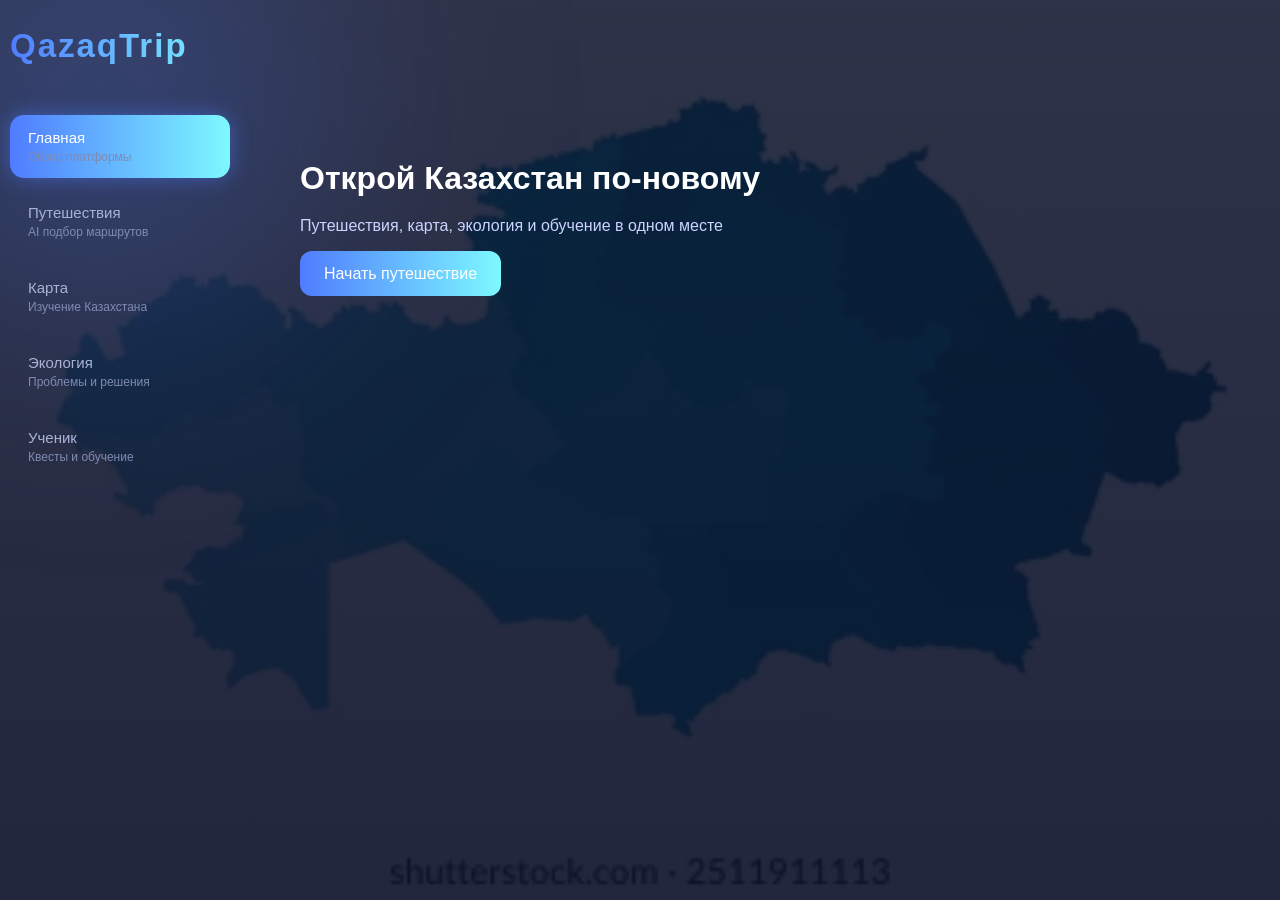
<file: qazaqtpip/index.html>
<!DOCTYPE html>
<html lang="ru">
<head>
  <meta charset="UTF-8">
  <title>QazaqTrip</title>
  <link rel="stylesheet" href="/qazaqtpip/css/main.css">
</head>
<body class="app">

<div class="sidebar">
  <h2>QazaqTrip</h2>

  <a href="/qazaqtpip/index.html" class="active">
    Главная
    <span>Обзор платформы</span>
  </a>

  <a href="/qazaqtpip/travel.html">
    Путешествия
    <span>AI подбор маршрутов</span>
  </a>

  <a href="/qazaqtpip/map.html">
    Карта
    <span>Изучение Казахстана</span>
  </a>

  <a href="/qazaqtpip/eco.html">
    Экология
    <span>Проблемы и решения</span>
  </a>

  <a href="/qazaqtpip/student.html">
    Ученик
    <span>Квесты и обучение</span>
  </a>

</div>

<div class="main-content">

  <div class="hero">
    <h1>Открой Казахстан по-новому</h1>
    <p>Путешествия, карта, экология и обучение в одном месте</p>

    <a href="/qazaqtpip/travel.html" class="btn">Начать путешествие</a>
  </div>

</div>

</body>
</html>
</file>
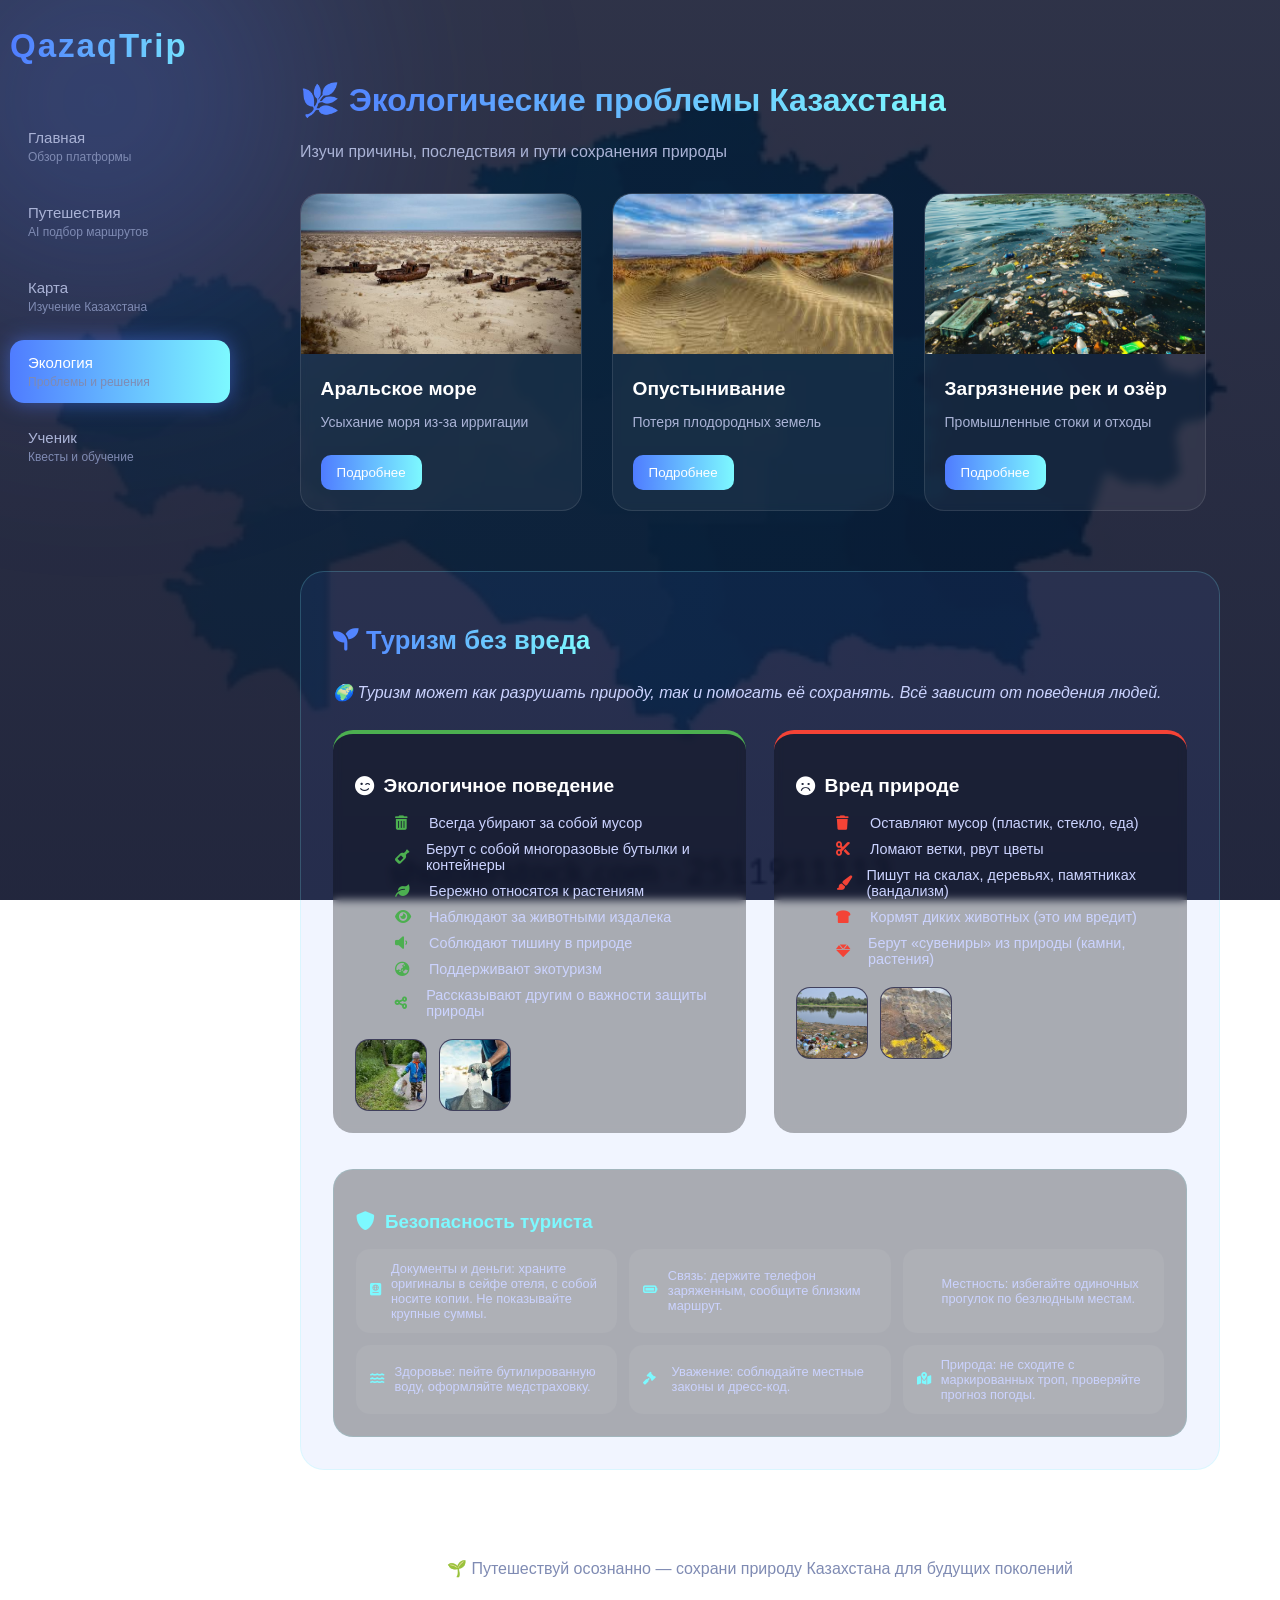
<file: qazaqtpip/eco.html>
<!DOCTYPE html>
<html lang="ru">
<head>
    <meta charset="UTF-8">
    <meta name="viewport" content="width=device-width, initial-scale=1.0">
    <title>Экология | QazaqTrip</title>
    <link rel="stylesheet" href="/qazaqtpip/css/main.css">
    <link href="https://fonts.googleapis.com/css2?family=Inter:opsz,wght@14..32,300;14..32,400;14..32,500;14..32,600;14..32,700&display=swap" rel="stylesheet">
    <link rel="stylesheet" href="https://cdnjs.cloudflare.com/ajax/libs/font-awesome/6.0.0-beta3/css/all.min.css">
    <style>
        /* Дополнительные стили для eco.html */
        .eco-container {
            padding: 0;
            max-width: 1200px;
            margin: 0 auto;
        }

        .page-title {
            font-size: 2rem;
            margin-bottom: 8px;
            background: linear-gradient(90deg, #4f7cff, #7df9ff);
            -webkit-background-clip: text;
            background-clip: text;
            -webkit-text-fill-color: transparent;
            display: inline-block;
        }

        .hint {
            color: #aab3d6;
            margin-bottom: 32px;
            font-size: 1rem;
        }

        /* Карточки экологических проблем */
        .cards {
            display: flex;
            gap: 30px;
            flex-wrap: wrap;
            margin-bottom: 60px;
        }

        .card {
            width: 280px;
            background: rgba(255,255,255,0.05);
            border-radius: 20px;
            overflow: hidden;
            backdrop-filter: blur(4px);
            transition: 0.3s;
            border: 1px solid rgba(255,255,255,0.1);
        }

        .card:hover {
            transform: translateY(-6px);
            background: rgba(255,255,255,0.08);
            border-color: rgba(79,124,255,0.4);
        }

        .card img {
            width: 100%;
            height: 160px;
            object-fit: cover;
        }

        .card-content {
            padding: 20px;
        }

        .card-content h3 {
            margin: 0 0 10px;
            color: white;
            font-size: 1.2rem;
        }

        .card-content p {
            font-size: 14px;
            color: #aab3d6;
            margin-bottom: 15px;
        }

        .card-content button {
            padding: 10px 16px;
            border-radius: 40px;
            border: none;
            cursor: pointer;
            background: linear-gradient(90deg, #4f7cff, #7df9ff);
            color: white;
            font-weight: 500;
            transition: 0.2s;
        }

        .card-content button:hover {
            transform: scale(1.02);
            opacity: 0.95;
        }

        /* Модальное окно */
        .modal {
            display: none;
            position: fixed;
            inset: 0;
            background: rgba(0,0,0,0.8);
            align-items: center;
            justify-content: center;
            z-index: 1000;
        }

        .modal-content {
            background: #0f0f1a;
            padding: 28px;
            border-radius: 24px;
            width: 420px;
            max-width: 90%;
            text-align: center;
            color: white;
            border: 1px solid rgba(79,124,255,0.3);
        }

        .modal-content h2 {
            background: linear-gradient(90deg, #4f7cff, #7df9ff);
            -webkit-background-clip: text;
            background-clip: text;
            -webkit-text-fill-color: transparent;
            margin-bottom: 15px;
        }

        .modal-content p {
            color: #cbd3ff;
            margin-bottom: 20px;
        }

        .modal-content button {
            margin: 8px;
            padding: 10px 18px;
            border-radius: 40px;
            border: none;
            cursor: pointer;
            background: linear-gradient(90deg, #4f7cff, #7df9ff);
            color: white;
            font-weight: 500;
        }

        .close {
            float: right;
            cursor: pointer;
            font-size: 28px;
            color: #aab3d6;
            transition: 0.2s;
        }

        .close:hover {
            color: white;
        }

        /* Секция Туризм без вреда */
        .tourism-eco-section {
            background: rgba(79,124,255,0.08);
            border-radius: 24px;
            padding: 32px;
            margin: 48px 0;
            border: 1px solid rgba(125,249,255,0.2);
        }

        .tourism-eco-title {
            font-size: 1.6rem;
            margin-bottom: 12px;
            background: linear-gradient(90deg, #4f7cff, #7df9ff);
            -webkit-background-clip: text;
            background-clip: text;
            -webkit-text-fill-color: transparent;
            display: inline-block;
        }

        .tourism-eco-intro {
            font-size: 1rem;
            margin-bottom: 28px;
            font-style: italic;
            color: #cbd3ff;
        }

        .eco-columns {
            display: flex;
            gap: 28px;
            flex-wrap: wrap;
            margin-bottom: 36px;
        }

        .eco-card {
            flex: 1;
            min-width: 260px;
            background: rgba(0,0,0,0.3);
            border-radius: 20px;
            padding: 22px;
            backdrop-filter: blur(4px);
        }

        .eco-card.good {
            border-top: 4px solid #4caf50;
        }

        .eco-card.bad {
            border-top: 4px solid #f44336;
        }

        .eco-card h3 {
            margin-bottom: 18px;
            display: flex;
            align-items: center;
            gap: 10px;
            color: white;
            font-size: 1.2rem;
        }

        .eco-card ul {
            list-style: none;
        }

        .eco-card li {
            margin-bottom: 10px;
            display: flex;
            align-items: center;
            gap: 12px;
            color: #cbd3ff;
            font-size: 0.9rem;
        }

        .eco-card.good li i {
            color: #4caf50;
            width: 22px;
        }

        .eco-card.bad li i {
            color: #f44336;
            width: 22px;
        }

        .eco-photos {
            display: flex;
            gap: 12px;
            margin-top: 20px;
            flex-wrap: wrap;
        }

        .eco-photos img {
            width: 70px;
            height: 70px;
            border-radius: 14px;
            object-fit: cover;
            background: #2a2a4a;
            border: 1px solid rgba(255,255,255,0.1);
        }

        /* Блок безопасности туриста */
        .safety-corner {
            background: rgba(0,0,0,0.3);
            border-radius: 20px;
            padding: 22px;
            margin-top: 20px;
            border: 1px solid rgba(125,249,255,0.15);
        }

        .safety-corner h3 {
            margin-bottom: 16px;
            color: #7df9ff;
            display: flex;
            align-items: center;
            gap: 10px;
        }

        .safety-grid {
            display: grid;
            grid-template-columns: repeat(auto-fit, minmax(260px, 1fr));
            gap: 12px;
        }

        .safety-grid div {
            background: rgba(255,255,255,0.05);
            padding: 12px 14px;
            border-radius: 14px;
            font-size: 0.8rem;
            display: flex;
            align-items: center;
            gap: 10px;
            color: #cbd3ff;
        }

        .safety-grid div i {
            width: 28px;
            color: #7df9ff;
        }

        .footer-text {
            text-align: center;
            color: #7f8bb3;
            margin-top: 40px;
            margin-bottom: 40px;
        }

        hr {
            margin: 32px 0;
            border: none;
            border-top: 1px solid rgba(255,255,255,0.1);
        }
    </style>
</head>
<body class="app">

<!-- Sidebar -->
<div class="sidebar">
  <h2>QazaqTrip</h2>

  <a href="/qazaqtpip/index.html">
    Главная
    <span>Обзор платформы</span>
  </a>

  <a href="/qazaqtpip/travel.html">
    Путешествия
    <span>AI подбор маршрутов</span>
  </a>

  <a href="/qazaqtpip/map.html">
    Карта
    <span>Изучение Казахстана</span>
  </a>

  <a href="/qazaqtpip/eco.html" class="active">
    Экология
    <span>Проблемы и решения</span>
  </a>

  <a href="/qazaqtpip/student.html">
    Ученик
    <span>Квесты и обучение</span>
  </a>

</div>

<!-- Контент -->
<div class="main-content">
    <div class="eco-container">
        <h1 class="page-title">🌿 Экологические проблемы Казахстана</h1>
        <p class="hint">Изучи причины, последствия и пути сохранения природы</p>

        <!-- Карточки экологических проблем -->
        <div class="cards">
            <div class="card">
                <img src="/qazaqtpip/images/licensed-image.jpeg" alt="Аральское море">
                <div class="card-content">
                    <h3>Аральское море</h3>
                    <p>Усыхание моря из-за ирригации</p>
                    <button onclick="openQuest('aral')">Подробнее</button>
                </div>
            </div>

            <div class="card">
                <img src="/qazaqtpip/images/images.jpeg" alt="Опустынивание">
                <div class="card-content">
                    <h3>Опустынивание</h3>
                    <p>Потеря плодородных земель</p>
                    <button onclick="openQuest('desert')">Подробнее</button>
                </div>
            </div>

            <div class="card">
                <img src="/qazaqtpip/images/bB3cfikx.jpeg" alt="Загрязнение рек и озёр">
                <div class="card-content">
                    <h3>Загрязнение рек и озёр</h3>
                    <p>Промышленные стоки и отходы</p>
                    <button onclick="openQuest('water')">Подробнее</button>
                </div>
            </div>
        </div>

        <!-- Секция Туризм без вреда -->
        <div class="tourism-eco-section">
            <h2 class="tourism-eco-title"><i class="fas fa-seedling"></i> Туризм без вреда</h2>
            <p class="tourism-eco-intro">🌍 Туризм может как разрушать природу, так и помогать её сохранять. Всё зависит от поведения людей.</p>
            
            <div class="eco-columns">
                <!-- Хорошее поведение -->
                <div class="eco-card good">
                    <h3><i class="fas fa-smile-wink"></i> Экологичное поведение</h3>
                    <ul>
                        <li><i class="fas fa-trash-alt"></i> Всегда убирают за собой мусор</li>
                        <li><i class="fas fa-wine-bottle"></i> Берут с собой многоразовые бутылки и контейнеры</li>
                        <li><i class="fas fa-leaf"></i> Бережно относятся к растениям</li>
                        <li><i class="fas fa-eye"></i> Наблюдают за животными издалека</li>
                        <li><i class="fas fa-volume-down"></i> Соблюдают тишину в природе</li>
                        <li><i class="fas fa-globe-asia"></i> Поддерживают экотуризм</li>
                        <li><i class="fas fa-share-alt"></i> Рассказывают другим о важности защиты природы</li>
                    </ul>
                    <div class="eco-photos">
                        <img src="/qazaqtpip/images/uborka.jfif" alt="уборка">
                        <img src="/qazaqtpip/images/butylka.jfif" alt="эко">
                    </div>
                </div>

                <!-- Плохое поведение -->
                <div class="eco-card bad">
                    <h3><i class="fas fa-frown"></i> Вред природе</h3>
                    <ul>
                        <li><i class="fas fa-trash"></i> Оставляют мусор (пластик, стекло, еда)</li>
                        <li><i class="fas fa-cut"></i> Ломают ветки, рвут цветы</li>
                        <li><i class="fas fa-paint-brush"></i> Пишут на скалах, деревьях, памятниках (вандализм)</li>
                        <li><i class="fas fa-bread-slice"></i> Кормят диких животных (это им вредит)</li>
                        <li><i class="fas fa-gem"></i> Берут «сувениры» из природы (камни, растения)</li>
                    </ul>
                    <div class="eco-photos">
                        <img src="/qazaqtpip/images/musor.jpg" alt="мусор">
                        <img src="/qazaqtpip/images/vandal.jfif" alt="вандализм">
                    </div>
                </div>
            </div>

            <!-- Блок безопасности туриста -->
            <div class="safety-corner">
                <h3><i class="fas fa-shield-alt"></i> Безопасность туриста</h3>
                <div class="safety-grid">
                    <div><i class="fas fa-passport"></i> Документы и деньги: храните оригиналы в сейфе отеля, с собой носите копии. Не показывайте крупные суммы.</div>
                    <div><i class="fas fa-battery-full"></i> Связь: держите телефон заряженным, сообщите близким маршрут.</div>
                    <div><i class="fas fa-person-walking-arrow-right"></i> Местность: избегайте одиночных прогулок по безлюдным местам.</div>
                    <div><i class="fas fa-water"></i> Здоровье: пейте бутилированную воду, оформляйте медстраховку.</div>
                    <div><i class="fas fa-gavel"></i> Уважение: соблюдайте местные законы и дресс-код.</div>
                    <div><i class="fas fa-map-marked-alt"></i> Природа: не сходите с маркированных троп, проверяйте прогноз погоды.</div>
                </div>
            </div>
        </div>

        <hr>
        <p class="footer-text">🌱 Путешествуй осознанно — сохрани природу Казахстана для будущих поколений</p>
    </div>
</div>

<!-- Модальное окно -->
<div id="ecoModal" class="modal">
    <div class="modal-content">
        <span onclick="closeModal()" class="close">×</span>
        <h2 id="ecoTitle"></h2>
        <p id="ecoDesc"></p>
        <div id="ecoQuest"></div>
    </div>
</div>

<script src="/qazaqtpip/js/eco.js"></script>
</body>
</html>
</file>
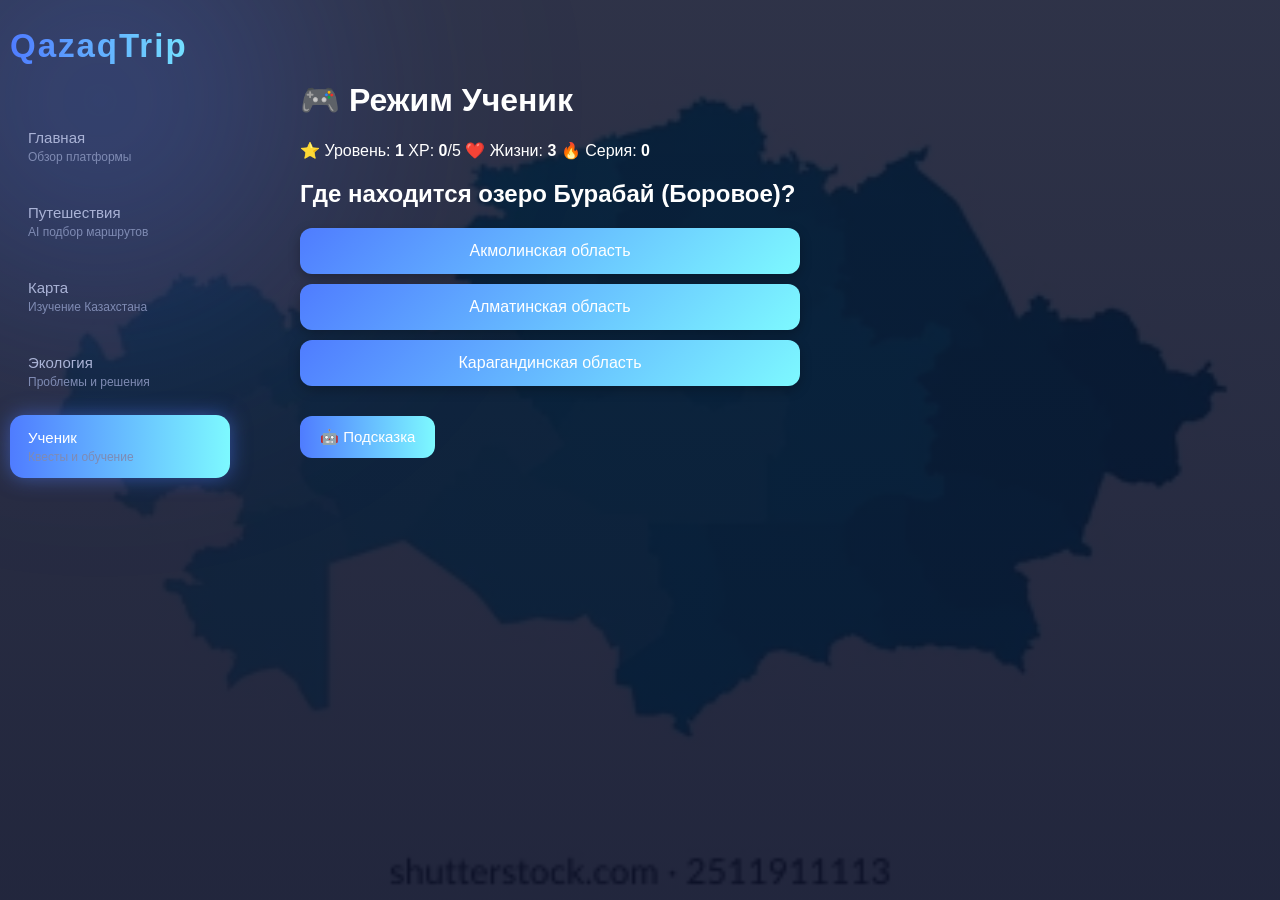
<file: qazaqtpip/student.html>
<!DOCTYPE html>
<html lang="ru">
<head>
  <meta charset="UTF-8">
  <title>Ученик | QazaqTrip</title>
  <link rel="stylesheet" href="/qazaqtpip/css/main.css">
</head>
<body class="app">

<div class="sidebar">
  <h2>QazaqTrip</h2>

  <a href="/qazaqtpip/index.html">
    Главная
    <span>Обзор платформы</span>
  </a>

  <a href="/qazaqtpip/travel.html">
    Путешествия
    <span>AI подбор маршрутов</span>
  </a>

  <a href="/qazaqtpip/map.html">
    Карта
    <span>Изучение Казахстана</span>
  </a>

  <a href="/qazaqtpip/eco.html">
    Экология
    <span>Проблемы и решения</span>
  </a>

  <a href="/qazaqtpip/student.html" class="active">
    Ученик
    <span>Квесты и обучение</span>
  </a>

</div>

<div class="main-content">

  <h1>🎮 Режим Ученик</h1>

  <!-- HUD -->
  <div class="game-stats">
    <span>⭐ Уровень: <b id="level">1</b></span>
    <span>XP: <b id="xp">0</b>/5</span>
    <span>❤️ Жизни: <b id="lives">3</b></span>
    <span>🔥 Серия: <b id="streak">0</b></span>
  </div>

  <!-- Вопрос -->
  <div class="quiz-box">
    <h2 id="question">Вопрос</h2>
    <div id="answers" class="answers"></div>
  </div>

  <button class="ai-btn" onclick="hint()">🤖 Подсказка</button>

</div>

<script src="/qazaqtpip/js/stud.js"></script>
</body>
</html>
</file>
<file: qazaqtpip/css/main.css>
body.app {
  margin: 0;
  font-family: 'Segoe UI', sans-serif;
  color: white;
  display: flex;
  min-height: 100vh;

  background:
    linear-gradient(rgba(10,15,40,0.85), rgba(10,15,40,0.9)),
    url("/qazaqtpip/images/map-kazakhstan-17-administrative-regions-260nw-2511911113.webp");

  background-size:cover;
  background-position: center;
  background-attachment: fixed;
}

@keyframes gradientMove {
  0% { background-position: 0% 50%; }
  50% { background-position: 100% 50%; }
  100% { background-position: 0% 50%; }
}

body.app::before {
  content: "";
  position: fixed;
  top: -200px;
  left: -200px;
  width: 600px;
  height: 600px;
  background: radial-gradient(circle, rgba(79,124,255,0.4), transparent 70%);
  filter: blur(120px);
  z-index: -1;
  animation: floatGlow 12s ease-in-out infinite alternate;
}

@keyframes floatGlow {
  from { transform: translate(0,0); }
  to { transform: translate(200px,150px); }
}

.sidebar {
  width: 240px;
  min-height: 100vh;
  padding: 0px 10px;
  box-sizing: border-box;
  display: flex;
  flex-direction: column;
}

.sidebar h2 {
  font-size: 33px;
  margin-bottom: 50px;
  letter-spacing: 2px;

 
  background: linear-gradient(90deg, #4f7cff, #7df9ff);

  -webkit-background-clip: text;
  background-clip: text;

  -webkit-text-fill-color: transparent;
  color: transparent;


  animation: glow 3s ease-in-out infinite alternate;
}

@keyframes glow {
  from { text-shadow: 0 0 5px rgba(79,124,255,0.5); }
  to { text-shadow: 0 0 20px rgba(125,249,255,0.9); }
}

.sidebar a {
  text-decoration: none;
  color: #aab3d6;
  padding: 14px 18px;
  margin-bottom: 12px;
  border-radius: 14px;
  font-size: 15px;
  transition: all 0.3s ease;
  position: relative;
}

.sidebar a:hover {
  background: rgba(79,124,255,0.15);
  color: white; 
  transform: translateX(8px);
}

.sidebar a.active {
  background: linear-gradient(90deg, #4f7cff, #7df9ff);
  color: white;
  box-shadow: 0 0 20px rgba(79,124,255,0.5);
}

.sidebar a::after {
  content: "";
  position: absolute;
  left: 0;
  bottom: 8px;
  width: 0%;
  height: 2px;
  background: #7df9ff;
  transition: 0.3s;
}

.sidebar a:hover::after {
  width: 40%;
}

.main-content {
  flex: 1;
  padding: 60px;
}

.budget-section { margin: 30px 0; padding: 20px; background: rgba(255,255,255,0.03); border-radius: 12px; }
.budget-form { display: grid; grid-template-columns: repeat(auto-fit, minmax(220px, 1fr)); gap: 12px; align-items: center; }
.budget-form label { display: flex; flex-direction: column; font-size: 14px; color: #cbd3ff; }
.budget-form input { margin-top: 6px; padding: 10px; border-radius: 8px; border: none; background: rgba(255,255,255,0.06); color: white; }
.budget-result { margin-top: 18px; padding: 14px; border-radius: 10px; background: rgba(79,124,255,0.08); color: white; }
.budget-result ul { margin: 8px 0 0 0; padding-left: 18px; }
.budget-result li { margin-bottom: 6px; color: #e6ecff; }


.hero {
  margin-top: 100px;
  max-width: 700px;
}

.hero h1 {
  font-size: 32px;
  margin-bottom: 20px;

}

.hero p {
  color: #cbd3ff;
  margin-bottom: 30px;
}

.btn {
  padding: 14px 24px;
  border-radius: 12px;
  text-decoration: none;
  color: white;
  background: linear-gradient(90deg, #4f7cff, #7df9ff);
  transition: 0.3s;
}

.btn:hover {
  transform: scale(1.05);
}



.page-title {
  font-size: 32px;
  margin-bottom: 30px;
}

.search-section {
  display: flex;
  gap: 15px;
  margin-bottom: 20px;
}

.search-section input {
  padding: 12px 15px;
  border-radius: 12px;
  border: none;
  width: 300px;
  background: rgba(255,255,255,0.1);
  color: white;
}

.ai-button {
  padding: 12px 20px;
  border-radius: 12px;
  border: none;
  cursor: pointer;
  background: linear-gradient(90deg, #4f7cff, #7df9ff);
  color: white;
  transition: 0.3s;
}

.ai-button:hover {
  transform: scale(1.05);
}

.ai-response {
  margin: 15px 0 30px;
  padding: 20px;
  border-radius: 15px;
  background: rgba(79,124,255,0.15);
  display: none;
}



.map-container {
  margin: 30px 0;
}

.kz-map {
  width: 100%;
  max-width: 800px;
  border-radius: 20px;
  box-shadow: 0 20px 50px rgba(0,0,0,0.4);
}



.cards {
  display: flex;
  gap: 30px;
  flex-wrap: wrap;
  border: none;
}



.card:hover {
  transform: translateY(-10px);
  box-shadow: 0 15px 40px rgba(0,0,0,0.4);
}

.card img {
  width: 100%;
  height: 180px;
  object-fit: cover;
}

.card-content {
  padding: 20px;
}

.card-content h3 {
  margin: 0 0 10px;
}

.card-content p {
  font-size: 14px;
  color: #cbd3ff;
}

.sidebar a span {
  display: block;
  font-size: 12px;
  color: #7f8bb3;
  margin-top: 4px;
}

/* === TRAVEL PAGE === */

.search-box {
  display: flex;
  gap: 10px;
  margin-bottom: 20px;
}

.search-box input {
  padding: 12px;
  border-radius: 12px;
  border: none;
  width: 320px;
  background: rgba(255,255,255,0.1);
  color: white;
}

.search-box button {
  padding: 12px 16px;
  border-radius: 12px;
  border: none;
  cursor: pointer;
  background: #4f7cff;
  color: white;
  transition: 0.3s;
}

.search-box button:hover {
  transform: scale(1.05);
}

.ai-btn {
  background: linear-gradient(90deg,#4f7cff,#7df9ff);
}

.ai-box {
  margin: 20px 0;
  padding: 20px;
  border-radius: 15px;
  background: rgba(79,124,255,0.15);
  display: none;
}

.filters {
  margin-bottom: 20px;
}

.filters button {
  margin-right: 10px;
  padding: 8px 12px;
  border-radius: 10px;
  border: none;
  cursor: pointer;
}

/* === STUDENT PAGE BUTTONS === */
.app .quiz-box button.answer-btn {
  display: block;
  width: 500px;
  margin: 10px 0;
  padding: 14px 18px;
  border-radius: 12px;
  border: none;
  background: linear-gradient(135deg, #4f7cff, #7df9ff);
  color: white;
  font-size: 16px;
  font-weight: 500;
  cursor: pointer;
  transition: all 0.3s ease;
  box-shadow: 0 4px 12px rgba(0,0,0,0.25);
}

.app .quiz-box button.answer-btn:hover {
  transform: translateY(-3px);
  box-shadow: 0 6px 16px rgba(0,0,0,0.35);
  opacity: 0.95;
}

.app .quiz-box button.correct {
  background: linear-gradient(135deg, #4caf50, #81c784) !important;
  color: #fff !important;
}

.app .quiz-box button.wrong {
  background: linear-gradient(135deg, #f44336, #e57373) !important;
  color: #fff !important;
}

.app .ai-btn {
  margin-top: 20px;
  padding: 12px 20px;
  border-radius: 12px;
  border: none;
  cursor: pointer;
  background: linear-gradient(90deg, #4f7cff, #7df9ff);
  color: white;
  font-size: 15px;
  transition: 0.3s;
}

.app .ai-btn:hover {
  transform: scale(1.05);
  box-shadow: 0 6px 16px rgba(0,0,0,0.35);
}



/* КАРТОЧКИ */

.card {
  width: 260px;
  border-radius: 15px;
  overflow: hidden;
  cursor: pointer;
  background: rgba(255,255,255,0.05);
  transition: 0.4s;
  position: relative;
}

.card:hover {
  transform: scale(1.05);
}

/* АКТИВНАЯ КАРТОЧКА */
.card.active {
  transform: scale(1.1);
  z-index: 10;
  background: rgba(79,124,255,0.15);
}

/* ДОП ИНФА */
.extra {
  display: none;
  margin-top: 10px;
  font-size: 14px;
  opacity: 0.8;
}

/* АНИМАЦИЯ */
.card.active .extra {
  display: block;
  animation: fadeIn 0.4s ease;
}

@keyframes fadeIn {
  from {opacity: 0; transform: translateY(10px);}
  to {opacity: 1; transform: translateY(0);}
}

/* === MODAL === */

.modal {
  display: none;
  position: fixed;
  top: 0;
  left: 0;
  width: 100%;
  height: 100%;
  background: rgba(0,0,0,0.7);
}

.modal-content {
  background: #111;
  margin: 5% auto;
  padding: 20px;
  width: 400px;
  border-radius: 15px;
  text-align: center;
}

.modal-content img {
  width: 100%;
  border-radius: 10px;
}

.close {
  float: right;
  cursor: pointer;
  font-size: 20px;
}

/* === MAP PAGE === */
.map-container {
  margin: 30px 0;
}

.kz-map {
  width: 100%;
  height: 80vh;
  border-radius: 20px;
  box-shadow: 0 20px 50px rgba(0,0,0,0.4);
  overflow: hidden;
}

/* === ECOLOGY PAGE === */
.cards .card button {
  margin-top: 10px;
  padding: 10px 16px;
  border-radius: 10px;
  border: none;
  cursor: pointer;
  background: linear-gradient(90deg, #4f7cff, #7df9ff);
  color: white;
  transition: 0.3s;
}

.cards .card button:hover {
  transform: scale(1.05);
  box-shadow: 0 6px 16px rgba(0,0,0,0.35);
}

.modal {
  display: none;
  position: fixed;
  inset: 0;
  background: rgba(0,0,0,0.7);
  align-items: center;
  justify-content: center;
}

.modal-content {
  background: #111;
  padding: 20px;
  border-radius: 15px;
  width: 400px;
  text-align: center;
  color: white;
}

.modal-content button {
  margin: 8px;
  padding: 10px 14px;
  border-radius: 8px;
  border: none;
  cursor: pointer;
  background: linear-gradient(90deg, #4f7cff, #7df9ff);
  color: white;
}
</file>
